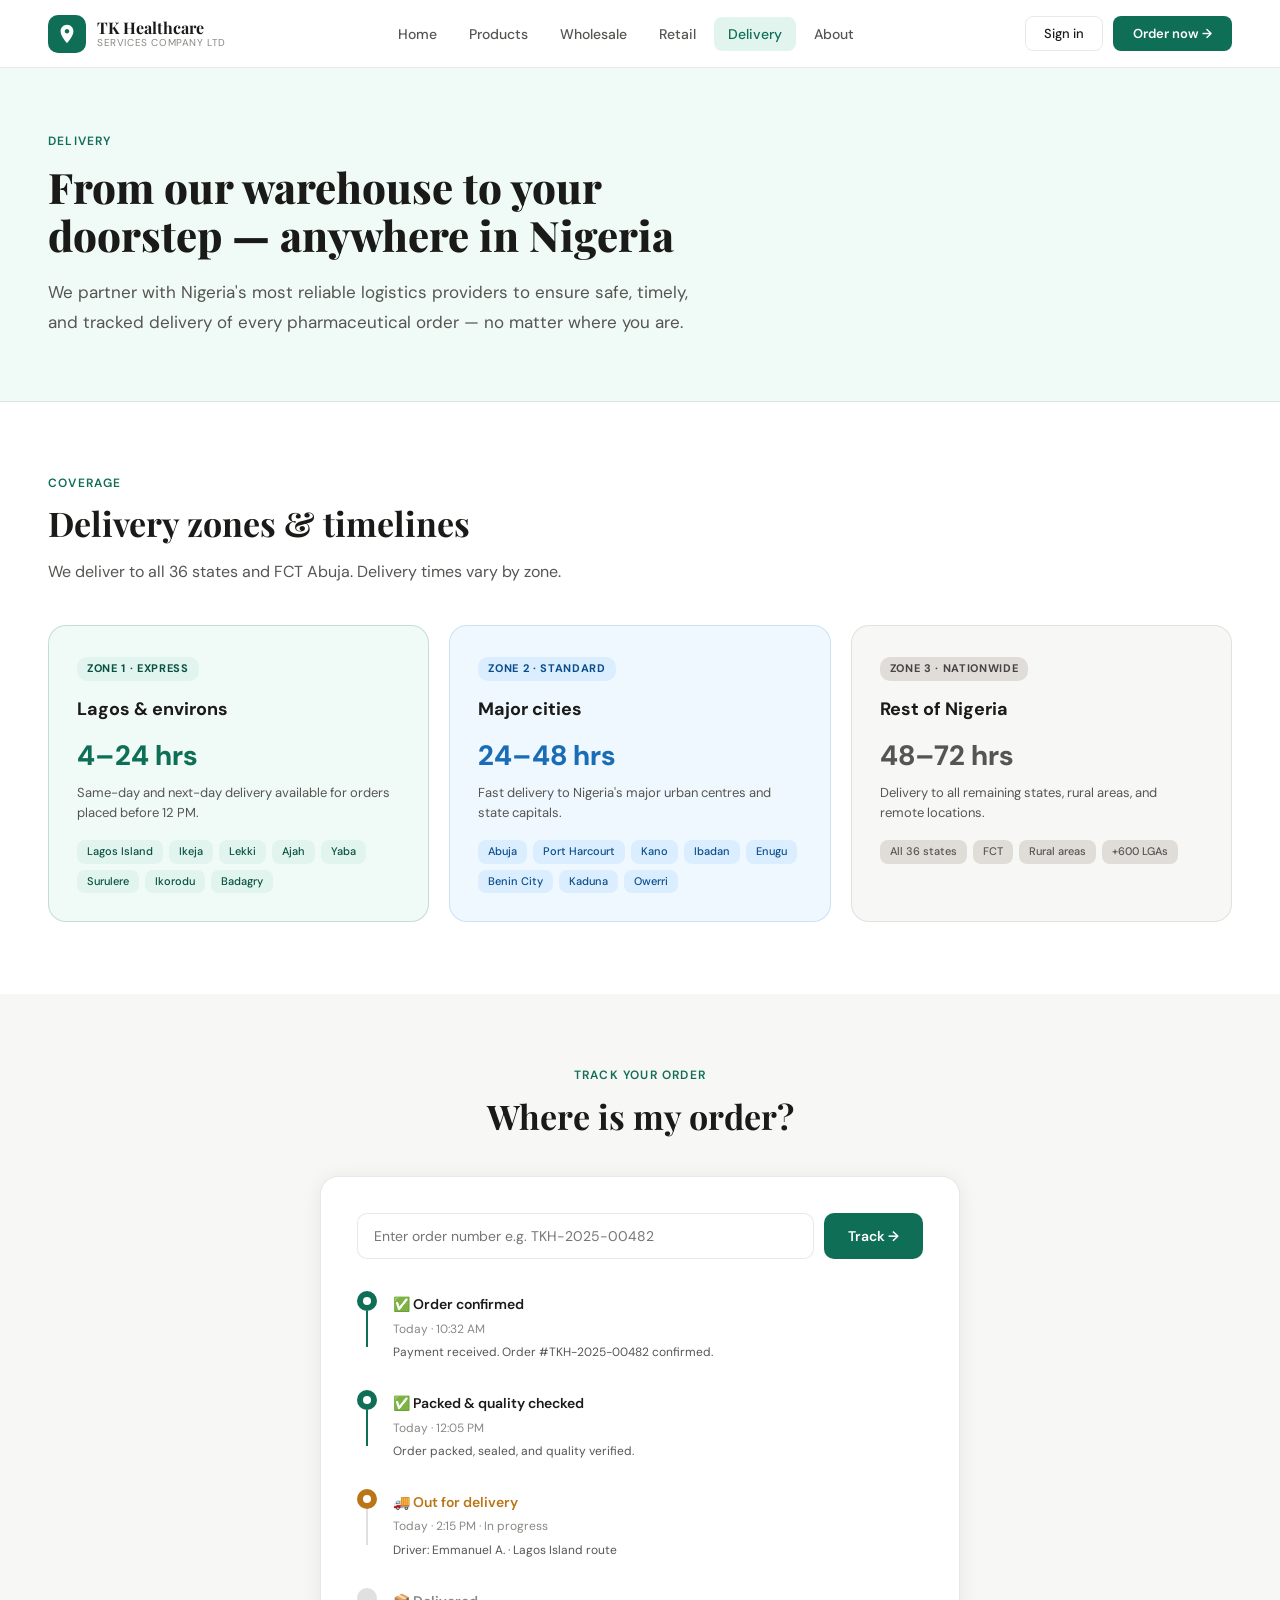
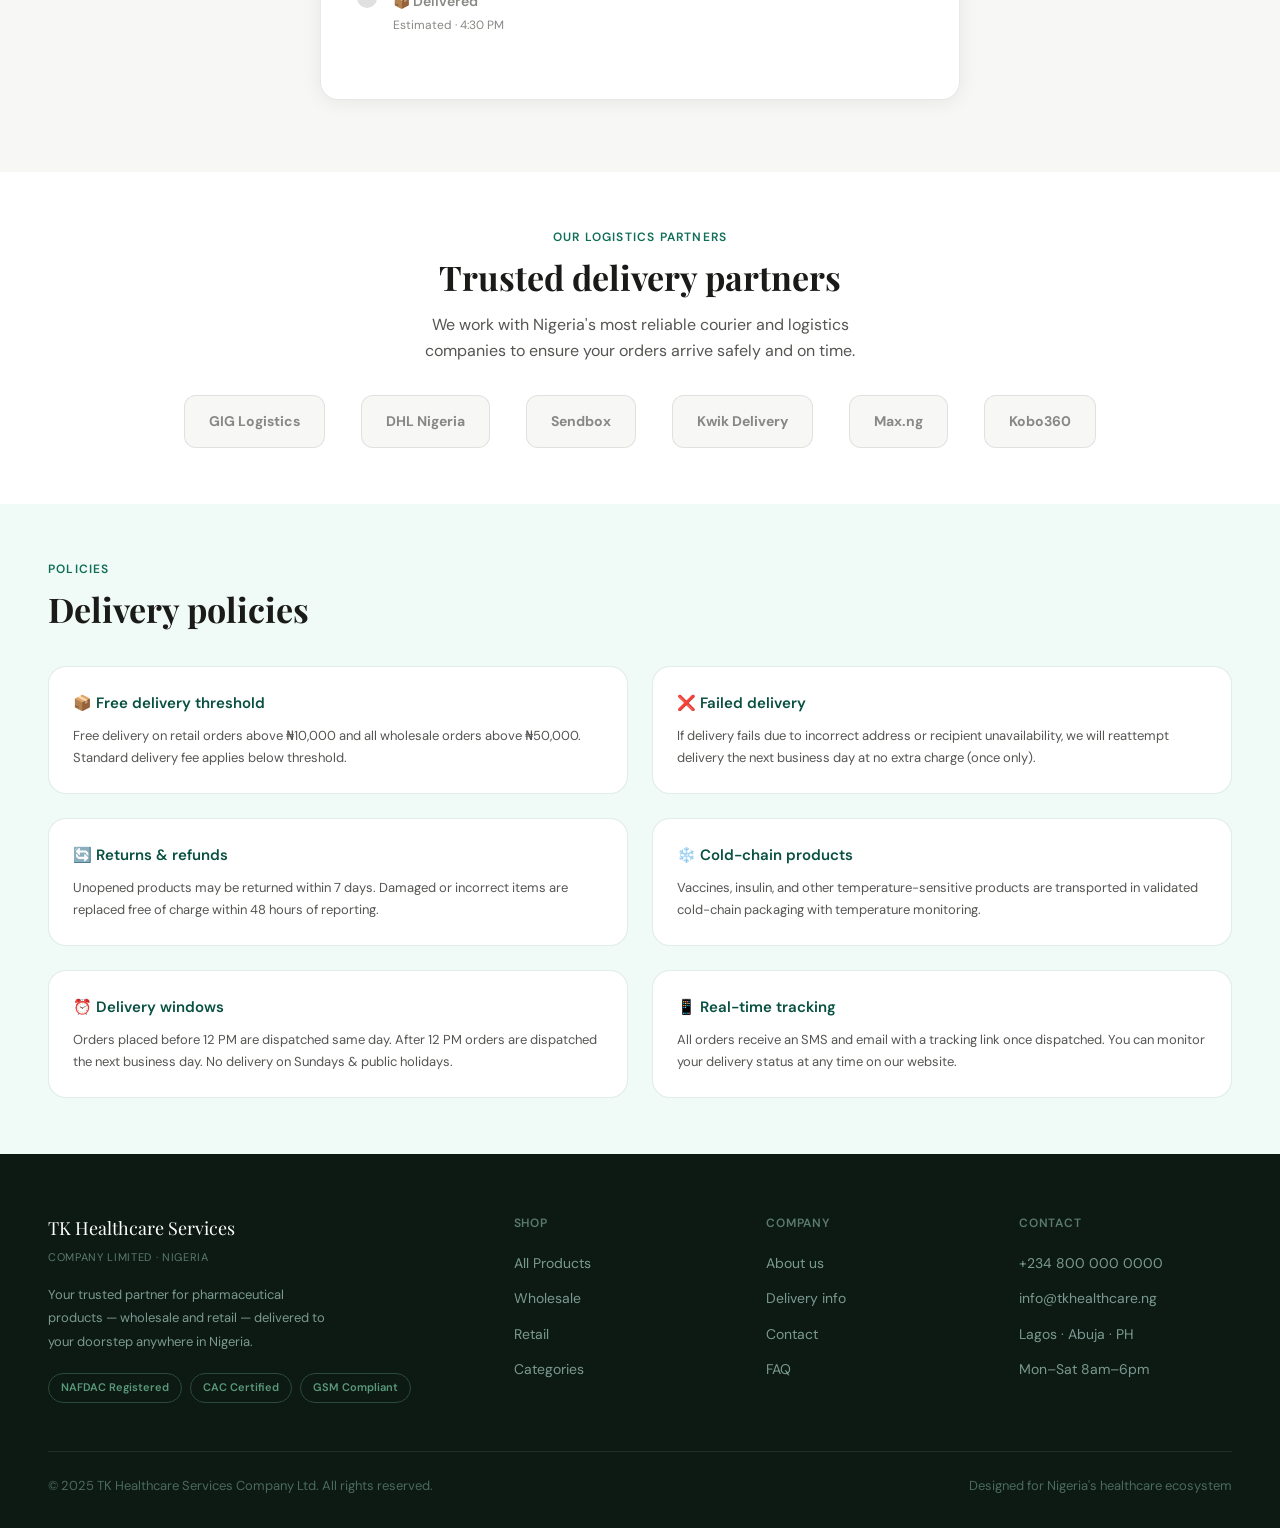
<file: pages/delivery.html>
<!DOCTYPE html>
<html lang="en">
<head>
  <meta charset="UTF-8">
  <meta name="viewport" content="width=device-width, initial-scale=1.0">
  <title>Delivery — TK Healthcare Services</title>
  <meta name="description" content="Doorstep pharmaceutical delivery across all 36 states in Nigeria. Track your order in real time.">
  <link rel="stylesheet" href="../css/style.css">
  <style>
    .dlv-hero { background:var(--green-pale); border-bottom:0.5px solid rgba(15,110,86,.12); padding:64px 48px; }
    .dlv-hero-inner { max-width:640px; }
    .dlv-hero h1 { font-family:'Playfair Display',serif; font-size:42px; font-weight:800; margin:12px 0 18px; line-height:1.15; }
    .dlv-hero p { font-size:17px; color:var(--text-2); line-height:1.75; }

    /* ZONES */
    .zones-section { padding:72px 48px; }
    .zones-grid { display:grid; grid-template-columns:repeat(3,1fr); gap:20px; margin-top:40px; }
    .zone-card { border-radius:var(--radius-lg); padding:28px; border:0.5px solid var(--border); }
    .zone-card.zone-1 { background:var(--green-pale); border-color:rgba(15,110,86,.2); }
    .zone-card.zone-2 { background:#f0f8ff; border-color:rgba(0,100,180,.15); }
    .zone-card.zone-3 { background:var(--gray); }
    .zone-badge { display:inline-block; font-size:11px; font-weight:700; padding:3px 10px; border-radius:10px; margin-bottom:14px; text-transform:uppercase; letter-spacing:.06em; }
    .zone-1 .zone-badge { background:var(--green-light); color:var(--green-dark); }
    .zone-2 .zone-badge { background:#dbeeff; color:#0a4d8a; }
    .zone-3 .zone-badge { background:#e0ddd8; color:#444; }
    .zone-card h3 { font-size:18px; font-weight:700; margin-bottom:6px; }
    .zone-time { font-size:28px; font-weight:800; margin:10px 0 4px; }
    .zone-1 .zone-time { color:var(--green); }
    .zone-2 .zone-time { color:#1a6db5; }
    .zone-3 .zone-time { color:var(--text-2); }
    .zone-desc { font-size:13px; color:var(--text-2); margin-bottom:16px; line-height:1.6; }
    .zone-cities { display:flex; flex-wrap:wrap; gap:6px; }
    .city-tag { font-size:11px; font-weight:500; padding:3px 10px; border-radius:8px; }
    .zone-1 .city-tag { background:var(--green-light); color:var(--green-dark); }
    .zone-2 .city-tag { background:#dbeeff; color:#0a4d8a; }
    .zone-3 .city-tag { background:#e0ddd8; color:#555; }

    /* TRACKING */
    .tracking-section { background:var(--gray); padding:72px 48px; }
    .track-demo { background:white; border-radius:var(--radius-lg); padding:36px; border:0.5px solid var(--border); max-width:640px; margin:40px auto 0; box-shadow:var(--shadow); }
    .track-input-row { display:flex; gap:10px; margin-bottom:32px; }
    .track-input { flex:1; padding:13px 16px; border:0.5px solid var(--border); border-radius:10px; font-size:14px; font-family:'DM Sans',sans-serif; outline:none; transition:border-color .2s; }
    .track-input:focus { border-color:var(--green); }
    .track-btn { padding:13px 24px; background:var(--green); color:white; border:none; border-radius:10px; font-size:14px; font-weight:600; font-family:'DM Sans',sans-serif; cursor:pointer; }
    .track-timeline { display:flex; flex-direction:column; gap:0; }
    .track-step { display:flex; gap:16px; align-items:flex-start; }
    .track-step-left { display:flex; flex-direction:column; align-items:center; gap:0; }
    .track-dot-outer { width:20px; height:20px; border-radius:50%; display:flex; align-items:center; justify-content:center; flex-shrink:0; }
    .track-dot-outer.done { background:var(--green); }
    .track-dot-outer.active { background:var(--amber); }
    .track-dot-outer.pending { background:#e0e0e0; }
    .track-dot-inner { width:8px; height:8px; border-radius:50%; background:white; }
    .track-dot-outer.active .track-dot-inner { animation:activePulse 1.5s infinite; }
    @keyframes activePulse { 0%,100%{opacity:1}50%{opacity:.4} }
    .track-line { width:2px; flex:1; min-height:36px; }
    .track-line.done { background:var(--green); }
    .track-line.pending { background:#e0e0e0; }
    .track-info { padding:2px 0 28px; }
    .track-step-name { font-size:14px; font-weight:600; margin-bottom:4px; }
    .track-step-time { font-size:12px; color:var(--text-3); }
    .track-step-detail { font-size:12px; color:var(--text-2); margin-top:4px; }

    /* PARTNERS */
    .partners-section { padding:56px 48px; text-align:center; }
    .partner-logos { display:flex; justify-content:center; align-items:center; gap:36px; flex-wrap:wrap; margin-top:32px; }
    .partner-logo { font-size:14px; font-weight:700; color:var(--text-3); padding:14px 24px; border:0.5px solid var(--border); border-radius:var(--radius); background:var(--gray); }

    /* POLICIES */
    .policy-section { background:var(--green-pale); padding:56px 48px; }
    .policy-grid { display:grid; grid-template-columns:repeat(2,1fr); gap:24px; margin-top:36px; }
    .policy-card { background:white; border-radius:var(--radius-lg); padding:24px; border:0.5px solid rgba(15,110,86,.12); }
    .policy-card h4 { font-size:15px; font-weight:600; margin-bottom:10px; color:var(--green-dark); }
    .policy-card p { font-size:13px; color:var(--text-2); line-height:1.7; }

    @media(max-width:900px){
      .dlv-hero { padding:48px 20px; }
      .zones-section { padding:48px 20px; }
      .zones-grid { grid-template-columns:1fr; }
      .tracking-section { padding:48px 20px; }
      .policy-section { padding:48px 20px; }
      .policy-grid { grid-template-columns:1fr; }
    }
  </style>
</head>
<body>

<div id="navbar" data-page="delivery"></div>

<!-- HERO -->
<section class="dlv-hero">
  <div class="dlv-hero-inner">
    <div class="section-label">Delivery</div>
    <h1>From our warehouse to your doorstep — anywhere in Nigeria</h1>
    <p>We partner with Nigeria's most reliable logistics providers to ensure safe, timely, and tracked delivery of every pharmaceutical order — no matter where you are.</p>
  </div>
</section>

<!-- DELIVERY ZONES -->
<section class="zones-section">
  <div class="section-label">Coverage</div>
  <h2 class="section-title">Delivery zones & timelines</h2>
  <p class="section-sub">We deliver to all 36 states and FCT Abuja. Delivery times vary by zone.</p>
  <div class="zones-grid">
    <div class="zone-card zone-1">
      <div class="zone-badge">Zone 1 · Express</div>
      <h3>Lagos & environs</h3>
      <div class="zone-time">4–24 hrs</div>
      <p class="zone-desc">Same-day and next-day delivery available for orders placed before 12 PM.</p>
      <div class="zone-cities">
        <span class="city-tag">Lagos Island</span>
        <span class="city-tag">Ikeja</span>
        <span class="city-tag">Lekki</span>
        <span class="city-tag">Ajah</span>
        <span class="city-tag">Yaba</span>
        <span class="city-tag">Surulere</span>
        <span class="city-tag">Ikorodu</span>
        <span class="city-tag">Badagry</span>
      </div>
    </div>
    <div class="zone-card zone-2">
      <div class="zone-badge">Zone 2 · Standard</div>
      <h3>Major cities</h3>
      <div class="zone-time">24–48 hrs</div>
      <p class="zone-desc">Fast delivery to Nigeria's major urban centres and state capitals.</p>
      <div class="zone-cities">
        <span class="city-tag">Abuja</span>
        <span class="city-tag">Port Harcourt</span>
        <span class="city-tag">Kano</span>
        <span class="city-tag">Ibadan</span>
        <span class="city-tag">Enugu</span>
        <span class="city-tag">Benin City</span>
        <span class="city-tag">Kaduna</span>
        <span class="city-tag">Owerri</span>
      </div>
    </div>
    <div class="zone-card zone-3">
      <div class="zone-badge">Zone 3 · Nationwide</div>
      <h3>Rest of Nigeria</h3>
      <div class="zone-time">48–72 hrs</div>
      <p class="zone-desc">Delivery to all remaining states, rural areas, and remote locations.</p>
      <div class="zone-cities">
        <span class="city-tag">All 36 states</span>
        <span class="city-tag">FCT</span>
        <span class="city-tag">Rural areas</span>
        <span class="city-tag">+600 LGAs</span>
      </div>
    </div>
  </div>
</section>

<!-- TRACK ORDER -->
<section class="tracking-section">
  <div class="section-label text-center">Track your order</div>
  <h2 class="section-title text-center">Where is my order?</h2>
  <div class="track-demo">
    <div class="track-input-row">
      <input class="track-input" type="text" placeholder="Enter order number e.g. TKH-2025-00482" id="order-num">
      <button class="track-btn" onclick="showTracking()">Track →</button>
    </div>
    <div class="track-timeline" id="track-timeline">
      <div class="track-step">
        <div class="track-step-left"><div class="track-dot-outer done"><div class="track-dot-inner"></div></div><div class="track-line done"></div></div>
        <div class="track-info"><div class="track-step-name">✅ Order confirmed</div><div class="track-step-time">Today · 10:32 AM</div><div class="track-step-detail">Payment received. Order #TKH-2025-00482 confirmed.</div></div>
      </div>
      <div class="track-step">
        <div class="track-step-left"><div class="track-dot-outer done"><div class="track-dot-inner"></div></div><div class="track-line done"></div></div>
        <div class="track-info"><div class="track-step-name">✅ Packed & quality checked</div><div class="track-step-time">Today · 12:05 PM</div><div class="track-step-detail">Order packed, sealed, and quality verified.</div></div>
      </div>
      <div class="track-step">
        <div class="track-step-left"><div class="track-dot-outer active"><div class="track-dot-inner"></div></div><div class="track-line pending"></div></div>
        <div class="track-info"><div class="track-step-name" style="color:var(--amber);">🚚 Out for delivery</div><div class="track-step-time">Today · 2:15 PM · In progress</div><div class="track-step-detail">Driver: Emmanuel A. · Lagos Island route</div></div>
      </div>
      <div class="track-step">
        <div class="track-step-left"><div class="track-dot-outer pending"><div class="track-dot-inner" style="background:#e0e0e0"></div></div></div>
        <div class="track-info"><div class="track-step-name" style="color:var(--text-3);">📦 Delivered</div><div class="track-step-time">Estimated · 4:30 PM</div></div>
      </div>
    </div>
  </div>
</section>

<!-- DELIVERY PARTNERS -->
<section class="partners-section">
  <div class="section-label">Our logistics partners</div>
  <h2 class="section-title">Trusted delivery partners</h2>
  <p style="color:var(--text-2);max-width:500px;margin:0 auto;">We work with Nigeria's most reliable courier and logistics companies to ensure your orders arrive safely and on time.</p>
  <div class="partner-logos">
    <div class="partner-logo">GIG Logistics</div>
    <div class="partner-logo">DHL Nigeria</div>
    <div class="partner-logo">Sendbox</div>
    <div class="partner-logo">Kwik Delivery</div>
    <div class="partner-logo">Max.ng</div>
    <div class="partner-logo">Kobo360</div>
  </div>
</section>

<!-- POLICIES -->
<section class="policy-section">
  <div class="section-label">Policies</div>
  <h2 class="section-title">Delivery policies</h2>
  <div class="policy-grid">
    <div class="policy-card"><h4>📦 Free delivery threshold</h4><p>Free delivery on retail orders above ₦10,000 and all wholesale orders above ₦50,000. Standard delivery fee applies below threshold.</p></div>
    <div class="policy-card"><h4>❌ Failed delivery</h4><p>If delivery fails due to incorrect address or recipient unavailability, we will reattempt delivery the next business day at no extra charge (once only).</p></div>
    <div class="policy-card"><h4>🔄 Returns & refunds</h4><p>Unopened products may be returned within 7 days. Damaged or incorrect items are replaced free of charge within 48 hours of reporting.</p></div>
    <div class="policy-card"><h4>❄️ Cold-chain products</h4><p>Vaccines, insulin, and other temperature-sensitive products are transported in validated cold-chain packaging with temperature monitoring.</p></div>
    <div class="policy-card"><h4>⏰ Delivery windows</h4><p>Orders placed before 12 PM are dispatched same day. After 12 PM orders are dispatched the next business day. No delivery on Sundays & public holidays.</p></div>
    <div class="policy-card"><h4>📱 Real-time tracking</h4><p>All orders receive an SMS and email with a tracking link once dispatched. You can monitor your delivery status at any time on our website.</p></div>
  </div>
</section>

<div id="footer"></div>

<script src="../js/components.js"></script>
<script src="../js/products.js"></script>
<script>
  function showTracking() {
    const num = document.getElementById('order-num').value || 'TKH-2025-00482';
    showToast(`Tracking order ${num}…`);
  }
  updateCartBadge();
</script>
</body>
</html>
</file>
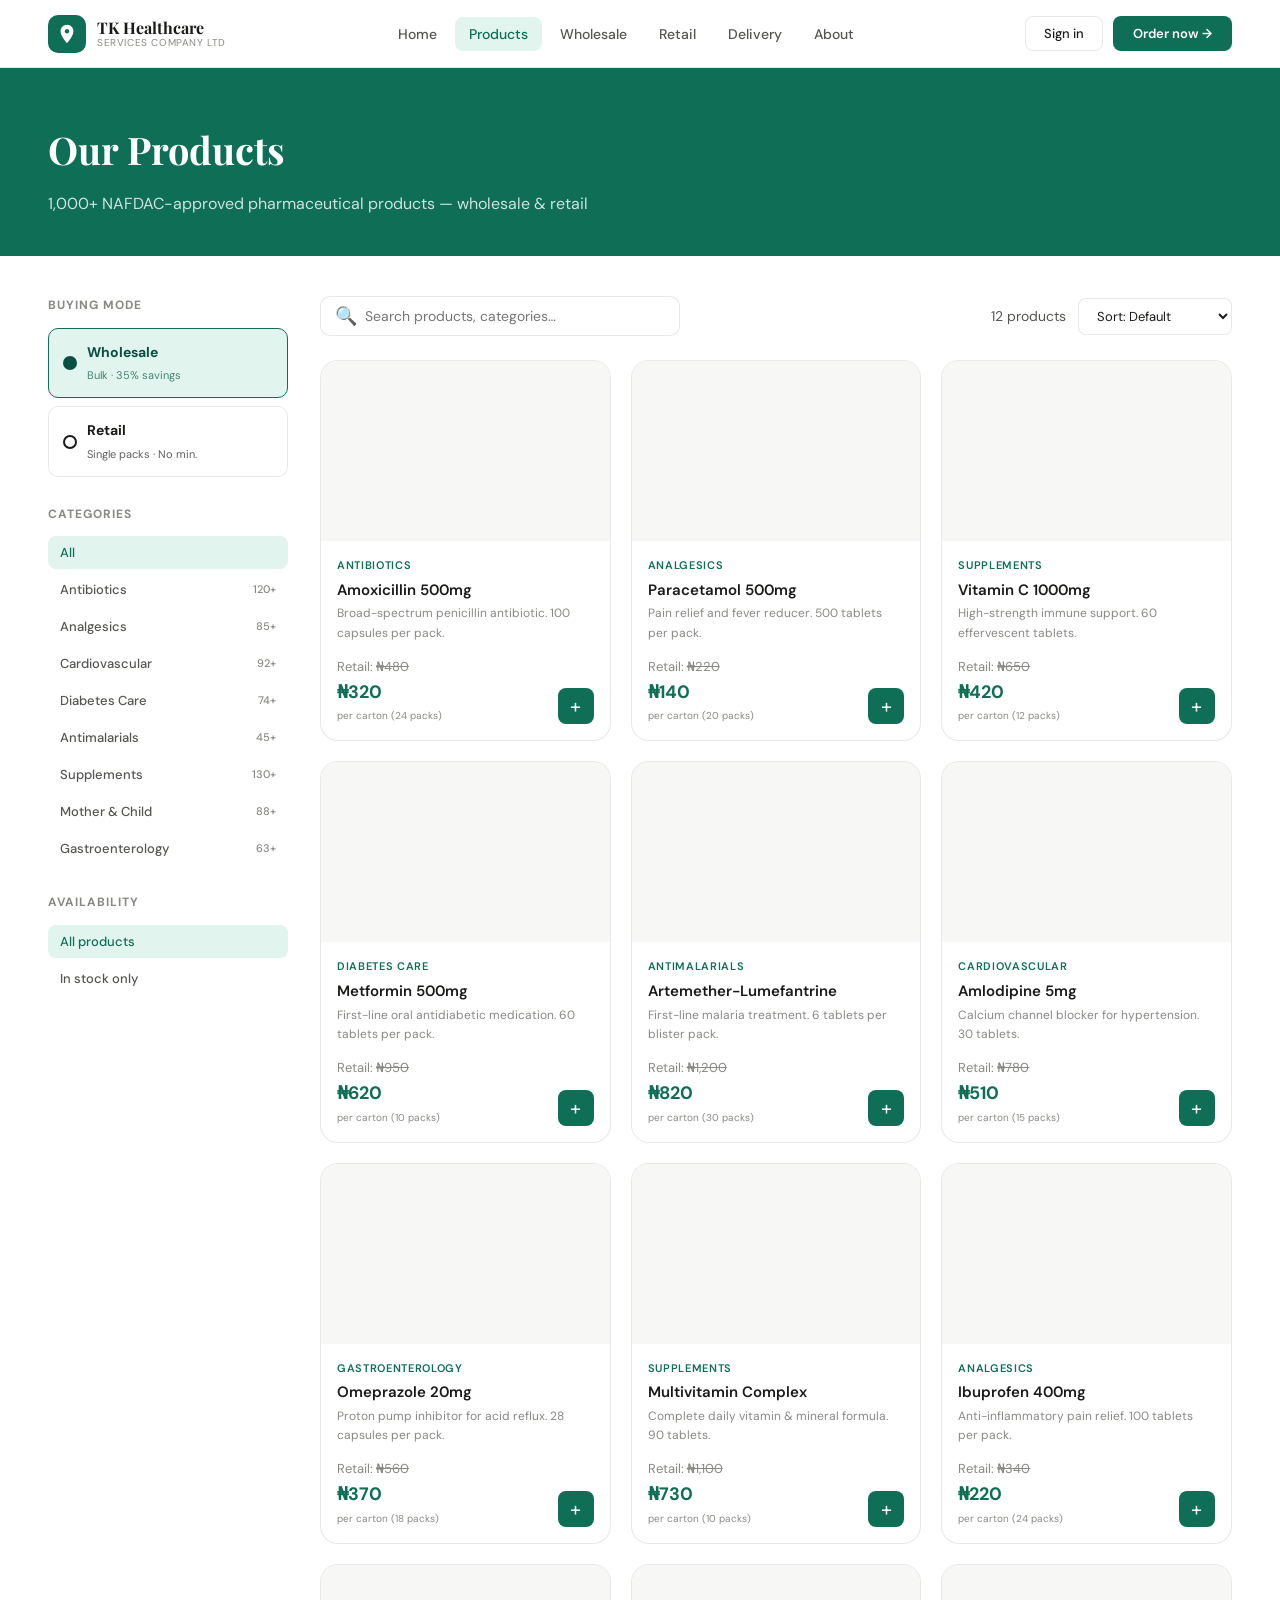
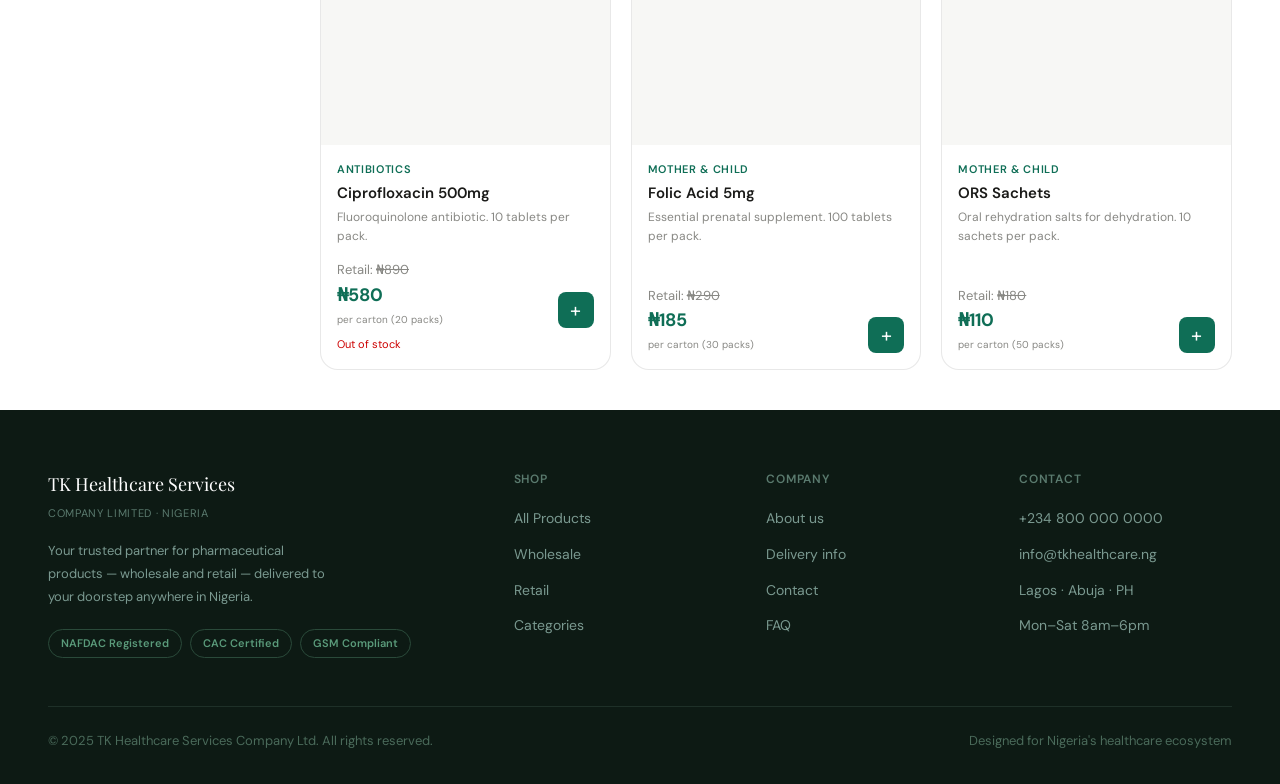
<file: pages/products.html>
<!DOCTYPE html>
<html lang="en">
<head>
  <meta charset="UTF-8">
  <meta name="viewport" content="width=device-width, initial-scale=1.0">
  <title>Products — TK Healthcare Services</title>
  <meta name="description" content="Browse 1,000+ NAFDAC-approved pharmaceutical products. Shop wholesale or retail with doorstep delivery across Nigeria.">
  <link rel="stylesheet" href="../css/style.css">
  <style>
    .page-header { background: var(--green); padding: 52px 48px 40px; }
    .page-header h1 { font-family:'Playfair Display',serif; font-size:38px; color:white; margin-bottom:10px; }
    .page-header p { color:rgba(255,255,255,.8); font-size:16px; }

    .products-layout { display:grid; grid-template-columns:240px 1fr; gap:32px; padding:40px 48px; }

    /* SIDEBAR */
    .sidebar { position:sticky; top:90px; align-self:start; }
    .sidebar-section { margin-bottom:28px; }
    .sidebar-title { font-size:12px; font-weight:700; text-transform:uppercase; letter-spacing:.08em; color:var(--text-3); margin-bottom:12px; }
    .sidebar-mode { display:flex; flex-direction:column; gap:8px; }
    .mode-radio {
      display:flex; align-items:center; gap:10px; padding:12px 14px;
      border-radius:10px; border:1.5px solid var(--border); cursor:pointer;
      transition:all .2s; font-size:14px; font-weight:500;
    }
    .mode-radio.selected-w { border-color:var(--green); background:var(--green-light); color:var(--green-dark); }
    .mode-radio.selected-r { border-color:var(--amber); background:var(--amber-light); color:#633806; }
    .mode-dot { width:14px; height:14px; border-radius:50%; border:2px solid currentColor; flex-shrink:0; }
    .mode-radio.selected-w .mode-dot, .mode-radio.selected-r .mode-dot { background:currentColor; }

    .filter-cats { display:flex; flex-direction:column; gap:4px; }
    .filter-cat {
      padding:8px 12px; border-radius:8px; font-size:13px; font-weight:500;
      color:var(--text-2); cursor:pointer; transition:all .2s; border:none; background:transparent; text-align:left;
    }
    .filter-cat:hover, .filter-cat.active { background:var(--green-light); color:var(--green); }
    .filter-cat span { font-size:11px; color:var(--text-3); float:right; margin-top:1px; }

    /* TOOLBAR */
    .toolbar { display:flex; justify-content:space-between; align-items:center; margin-bottom:24px; flex-wrap:wrap; gap:12px; }
    .search-box {
      display:flex; align-items:center; gap:8px;
      border:0.5px solid var(--border); border-radius:10px;
      padding:0 14px; background:white; flex:1; max-width:360px;
    }
    .search-box input { border:none; outline:none; font-size:14px; padding:10px 0; width:100%; font-family:'DM Sans',sans-serif; background:transparent; }
    .search-icon { font-size:18px; color:var(--text-3); }
    .results-count { font-size:14px; color:var(--text-2); }
    .sort-select {
      border:0.5px solid var(--border); border-radius:8px; padding:8px 14px;
      font-size:13px; font-family:'DM Sans',sans-serif; color:var(--text); background:white; cursor:pointer;
    }

    /* GRID */
    .products-grid { display:grid; grid-template-columns:repeat(3,1fr); gap:20px; }
    .empty-state { grid-column:1/-1; text-align:center; padding:60px; color:var(--text-3); }
    .empty-state h3 { font-size:20px; margin-bottom:8px; }

    @media(max-width:900px){
      .products-layout{ grid-template-columns:1fr; padding:24px 20px; }
      .sidebar{ position:static; }
      .products-grid{ grid-template-columns:1fr 1fr; }
    }
    @media(max-width:600px){ .products-grid{ grid-template-columns:1fr; } }
  </style>
</head>
<body>

<div id="navbar" data-page="products"></div>

<div class="page-header">
  <h1>Our Products</h1>
  <p>1,000+ NAFDAC-approved pharmaceutical products — wholesale & retail</p>
</div>

<div class="products-layout">
  <!-- SIDEBAR -->
  <aside class="sidebar">
    <div class="sidebar-section">
      <div class="sidebar-title">Buying mode</div>
      <div class="sidebar-mode">
        <div class="mode-radio selected-w" id="radio-w" onclick="setMode('wholesale')">
          <div class="mode-dot"></div>
          <div><strong>Wholesale</strong><br><span style="font-size:11px;font-weight:400;color:inherit;opacity:.7">Bulk · 35% savings</span></div>
        </div>
        <div class="mode-radio" id="radio-r" onclick="setMode('retail')">
          <div class="mode-dot"></div>
          <div><strong>Retail</strong><br><span style="font-size:11px;font-weight:400;color:inherit;opacity:.7">Single packs · No min.</span></div>
        </div>
      </div>
    </div>
    <div class="sidebar-section">
      <div class="sidebar-title">Categories</div>
      <div class="filter-cats" id="filter-cats"></div>
    </div>
    <div class="sidebar-section">
      <div class="sidebar-title">Availability</div>
      <div class="filter-cats">
        <button class="filter-cat active" onclick="setStock('all',this)">All products</button>
        <button class="filter-cat" onclick="setStock('in',this)">In stock only</button>
      </div>
    </div>
  </aside>

  <!-- MAIN -->
  <main>
    <div class="toolbar">
      <div class="search-box">
        <span class="search-icon">🔍</span>
        <input type="text" id="search" placeholder="Search products, categories…" oninput="renderProducts()">
      </div>
      <div style="display:flex;align-items:center;gap:12px;">
        <span class="results-count" id="results-count"></span>
        <select class="sort-select" id="sort" onchange="renderProducts()">
          <option value="default">Sort: Default</option>
          <option value="price-asc">Price: Low to high</option>
          <option value="price-desc">Price: High to low</option>
          <option value="name">Name A–Z</option>
        </select>
      </div>
    </div>
    <div class="products-grid" id="products-grid"></div>
  </main>
</div>

<div id="footer"></div>

<script src="../js/components.js"></script>
<script src="../js/products.js"></script>
<script>
  let currentMode = 'wholesale';
  let currentCat = 'All';
  let currentStock = 'all';

  // Read URL param
  const urlCat = new URLSearchParams(window.location.search).get('cat');
  if (urlCat) currentCat = urlCat;

  function setMode(m) {
    currentMode = m;
    document.getElementById('radio-w').className = 'mode-radio' + (m==='wholesale'?' selected-w':'');
    document.getElementById('radio-r').className = 'mode-radio' + (m==='retail'?' selected-r':'');
    renderProducts();
  }

  function setStock(s, el) {
    currentStock = s;
    document.querySelectorAll('.sidebar-section:last-child .filter-cat').forEach(b => b.classList.remove('active'));
    el.classList.add('active');
    renderProducts();
  }

  // Build category filters
  const cats = ['All', ...CATEGORIES.map(c => c.name)];
  document.getElementById('filter-cats').innerHTML = cats.map(c => `
    <button class="filter-cat ${c===currentCat?'active':''}" onclick="setCat('${c}',this)">${c}${c!=='All'?`<span>${CATEGORIES.find(x=>x.name===c)?.count||''}+</span>`:''}</button>
  `).join('');

  function setCat(cat, el) {
    currentCat = cat;
    document.querySelectorAll('#filter-cats .filter-cat').forEach(b => b.classList.remove('active'));
    el.classList.add('active');
    renderProducts();
  }

  function renderProducts() {
    const query = document.getElementById('search').value.toLowerCase();
    const sort = document.getElementById('sort').value;

    let list = PRODUCTS.filter(p => {
      const matchCat = currentCat === 'All' || p.category === currentCat;
      const matchSearch = !query || p.name.toLowerCase().includes(query) || p.category.toLowerCase().includes(query);
      const matchStock = currentStock === 'all' || p.inStock;
      return matchCat && matchSearch && matchStock;
    });

    if (sort === 'price-asc') list.sort((a,b) => (currentMode==='wholesale'?a.wholesalePrice-b.wholesalePrice:a.retailPrice-b.retailPrice));
    if (sort === 'price-desc') list.sort((a,b) => (currentMode==='wholesale'?b.wholesalePrice-a.wholesalePrice:b.retailPrice-a.retailPrice));
    if (sort === 'name') list.sort((a,b) => a.name.localeCompare(b.name));

    document.getElementById('results-count').textContent = `${list.length} product${list.length!==1?'s':''}`;
    document.getElementById('products-grid').innerHTML = list.length
      ? list.map(p => productCardHTML(p, currentMode)).join('')
      : `<div class="empty-state"><h3>No products found</h3><p>Try a different search or category.</p></div>`;
  }

  renderProducts();
  updateCartBadge();
</script>
</body>
</html>
</file>
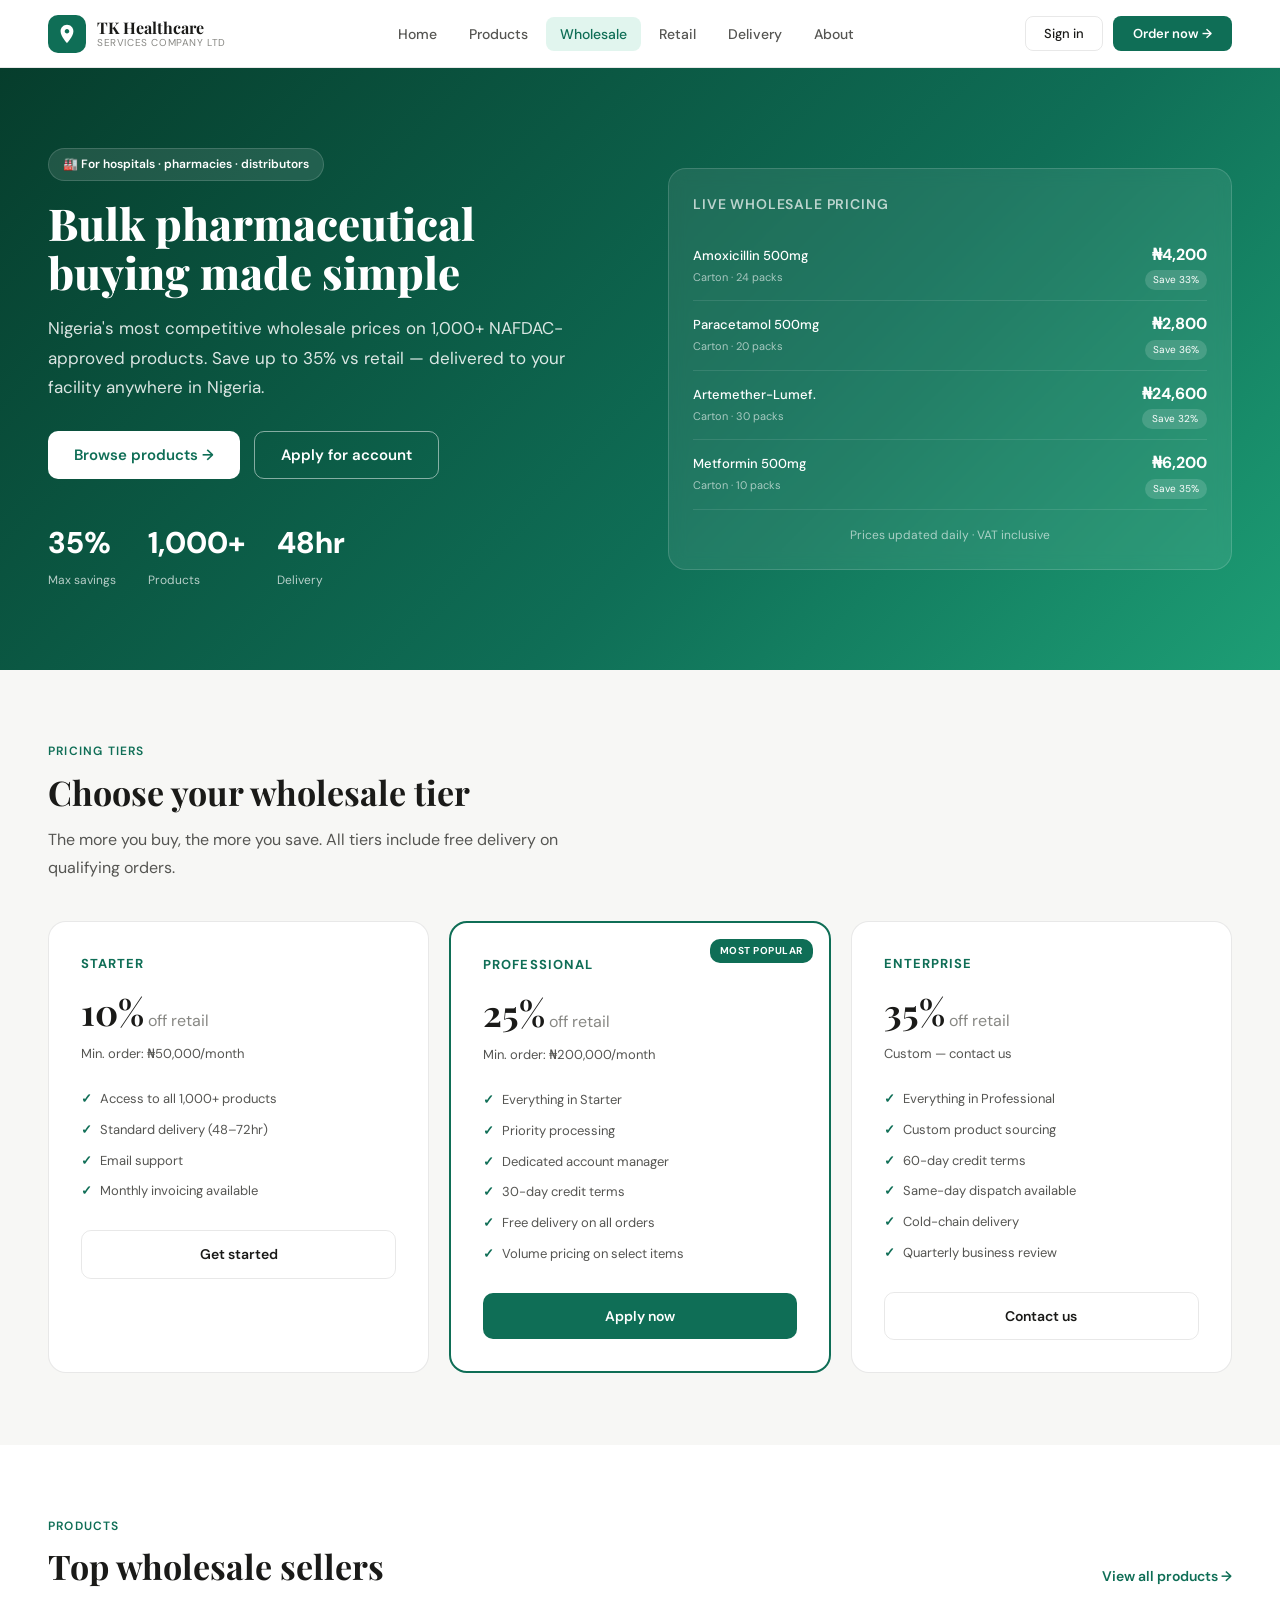
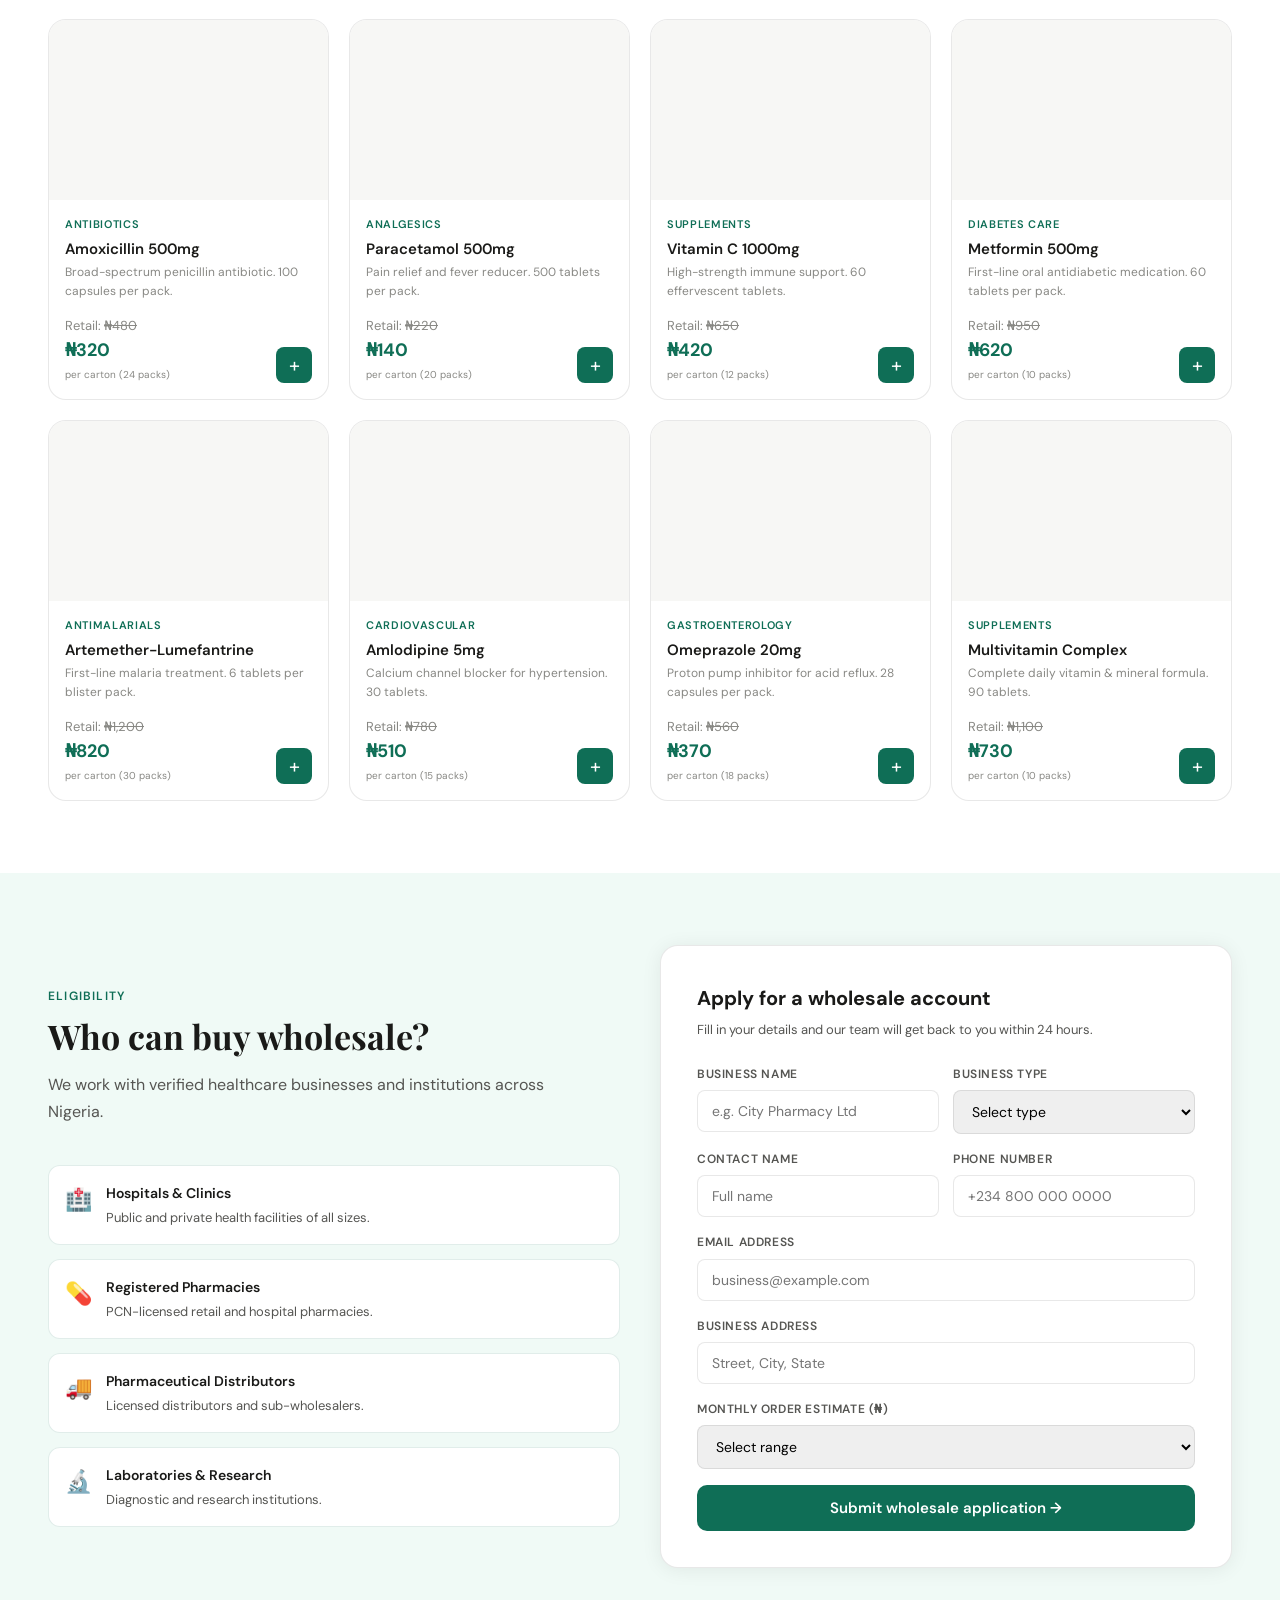
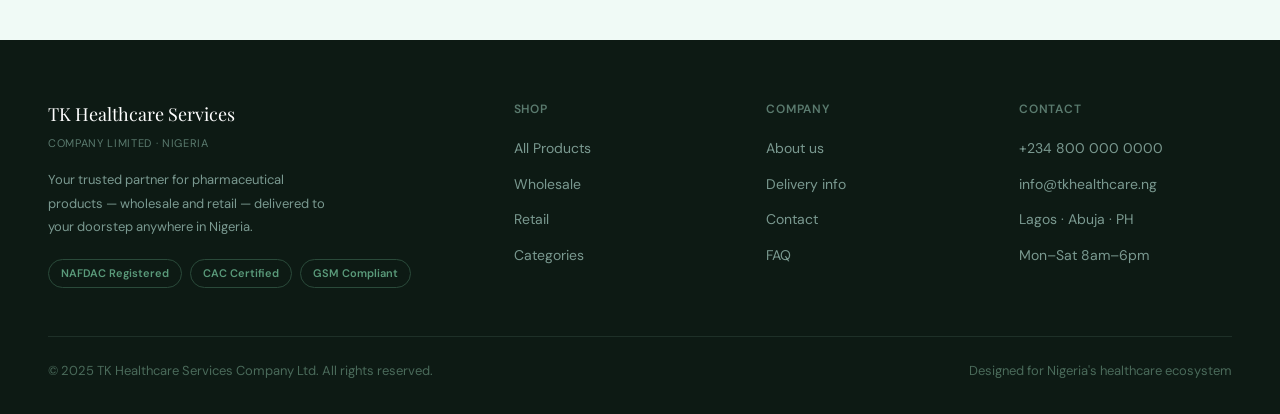
<file: pages/wholesale.html>
<!DOCTYPE html>
<html lang="en">
<head>
  <meta charset="UTF-8">
  <meta name="viewport" content="width=device-width, initial-scale=1.0">
  <title>Wholesale — TK Healthcare Services</title>
  <meta name="description" content="Buy pharmaceutical products in bulk at Nigeria's most competitive wholesale prices. For hospitals, pharmacies, and distributors.">
  <link rel="stylesheet" href="../css/style.css">
  <style>
    .ws-hero { background:linear-gradient(135deg,#063d2c 0%,#0F6E56 60%,#1D9E75 100%); padding:80px 48px; color:white; }
    .ws-hero-inner { display:grid; grid-template-columns:1fr 1fr; gap:56px; align-items:center; max-width:1200px; margin:0 auto; }
    .ws-hero h1 { font-family:'Playfair Display',serif; font-size:44px; font-weight:800; margin-bottom:18px; line-height:1.1; }
    .ws-hero p { font-size:17px; opacity:.85; line-height:1.75; margin-bottom:28px; }
    .ws-hero-actions { display:flex; gap:14px; flex-wrap:wrap; }
    .btn-white { padding:13px 26px; border-radius:10px; background:white; color:var(--green); font-size:15px; font-weight:600; border:none; cursor:pointer; transition:opacity .2s; }
    .btn-white:hover { opacity:.9; }
    .btn-white-outline { padding:13px 26px; border-radius:10px; background:transparent; color:white; font-size:15px; font-weight:600; border:1.5px solid rgba(255,255,255,.5); cursor:pointer; transition:all .2s; }
    .btn-white-outline:hover { background:rgba(255,255,255,.1); }

    .ws-stats { display:flex; gap:32px; margin-top:40px; flex-wrap:wrap; }
    .ws-stat { text-align:left; }
    .ws-stat-num { font-size:30px; font-weight:800; }
    .ws-stat-label { font-size:12px; opacity:.7; margin-top:4px; }

    .ws-card-preview { background:rgba(255,255,255,.08); border:1px solid rgba(255,255,255,.15); border-radius:var(--radius-lg); padding:24px; backdrop-filter:blur(8px); }
    .ws-card-preview h4 { font-size:14px; font-weight:600; opacity:.7; margin-bottom:16px; text-transform:uppercase; letter-spacing:.06em; }
    .ws-price-row { display:flex; justify-content:space-between; align-items:center; padding:10px 0; border-bottom:1px solid rgba(255,255,255,.1); }
    .ws-price-row:last-child { border-bottom:none; }
    .ws-prod-name { font-size:13px; font-weight:500; }
    .ws-prod-unit { font-size:11px; opacity:.6; margin-top:2px; }
    .ws-price-tag { font-size:16px; font-weight:700; }
    .ws-saving { font-size:10px; background:rgba(255,255,255,.15); padding:2px 8px; border-radius:10px; margin-top:3px; text-align:center; }

    /* TIERS */
    .tiers-section { padding:72px 48px; background:var(--gray); }
    .tier-grid { display:grid; grid-template-columns:repeat(3,1fr); gap:20px; margin-top:40px; }
    .tier-card { background:white; border-radius:var(--radius-lg); padding:32px; border:0.5px solid var(--border); position:relative; overflow:hidden; }
    .tier-card.featured { border:2px solid var(--green); }
    .tier-badge { position:absolute; top:16px; right:16px; background:var(--green); color:white; font-size:10px; font-weight:700; padding:4px 10px; border-radius:10px; text-transform:uppercase; letter-spacing:.05em; }
    .tier-name { font-size:13px; font-weight:700; text-transform:uppercase; letter-spacing:.08em; color:var(--green); margin-bottom:8px; }
    .tier-price { font-family:'Playfair Display',serif; font-size:36px; font-weight:700; color:var(--text); margin-bottom:4px; }
    .tier-price span { font-size:16px; font-weight:400; color:var(--text-3); font-family:'DM Sans',sans-serif; }
    .tier-desc { font-size:13px; color:var(--text-2); margin-bottom:24px; }
    .tier-features { list-style:none; display:flex; flex-direction:column; gap:10px; }
    .tier-features li { font-size:13px; color:var(--text-2); display:flex; gap:8px; }
    .tier-features li::before { content:'✓'; color:var(--green); font-weight:700; flex-shrink:0; }
    .tier-cta { display:block; margin-top:28px; text-align:center; padding:12px; border-radius:10px; font-size:14px; font-weight:600; transition:all .2s; }
    .tier-card:not(.featured) .tier-cta { border:1.5px solid var(--border); color:var(--text); }
    .tier-card:not(.featured) .tier-cta:hover { border-color:var(--green); color:var(--green); background:var(--green-light); }
    .tier-card.featured .tier-cta { background:var(--green); color:white; }
    .tier-card.featured .tier-cta:hover { opacity:.88; }

    /* PRODUCTS SECTION */
    .ws-products { padding:72px 48px; }
    .product-grid-4 { display:grid; grid-template-columns:repeat(4,1fr); gap:20px; }

    /* ELIGIBILITY */
    .eligibility { background:var(--green-pale); padding:72px 48px; }
    .elig-grid { display:grid; grid-template-columns:1fr 1fr; gap:40px; align-items:center; }
    .elig-list { list-style:none; display:flex; flex-direction:column; gap:14px; }
    .elig-item { display:flex; gap:14px; padding:16px; background:white; border-radius:var(--radius); border:0.5px solid rgba(15,110,86,.12); }
    .elig-icon { font-size:22px; flex-shrink:0; }
    .elig-item h4 { font-size:14px; font-weight:600; margin-bottom:4px; }
    .elig-item p { font-size:13px; color:var(--text-2); line-height:1.5; }
    .elig-form { background:white; border-radius:var(--radius-lg); padding:36px; border:0.5px solid var(--border); box-shadow:var(--shadow); }
    .elig-form h3 { font-size:20px; font-weight:700; margin-bottom:6px; }
    .elig-form p { font-size:13px; color:var(--text-2); margin-bottom:24px; }
    .form-group { margin-bottom:16px; }
    .form-group label { display:block; font-size:12px; font-weight:600; color:var(--text-2); margin-bottom:6px; text-transform:uppercase; letter-spacing:.05em; }
    .form-group input, .form-group select, .form-group textarea {
      width:100%; padding:11px 14px; border:0.5px solid var(--border); border-radius:8px;
      font-size:14px; font-family:'DM Sans',sans-serif; outline:none; transition:border-color .2s;
    }
    .form-group input:focus, .form-group select:focus, .form-group textarea:focus { border-color:var(--green); }
    .form-row { display:grid; grid-template-columns:1fr 1fr; gap:14px; }
    .form-submit { width:100%; padding:13px; background:var(--green); color:white; border:none; border-radius:10px; font-size:15px; font-weight:600; cursor:pointer; transition:opacity .2s; font-family:'DM Sans',sans-serif; }
    .form-submit:hover { opacity:.88; }

    @media(max-width:900px){
      .ws-hero { padding:48px 20px; }
      .ws-hero-inner { grid-template-columns:1fr; }
      .tier-grid { grid-template-columns:1fr; }
      .ws-products { padding:48px 20px; }
      .product-grid-4 { grid-template-columns:1fr 1fr; }
      .eligibility { padding:48px 20px; }
      .elig-grid { grid-template-columns:1fr; }
      .tiers-section { padding:48px 20px; }
    }
    @media(max-width:600px){ .product-grid-4 { grid-template-columns:1fr; } .form-row { grid-template-columns:1fr; } }
  </style>
</head>
<body>

<div id="navbar" data-page="wholesale"></div>

<!-- HERO -->
<section class="ws-hero">
  <div class="ws-hero-inner">
    <div>
      <div style="display:inline-flex;align-items:center;gap:8px;background:rgba(255,255,255,.1);padding:6px 14px;border-radius:20px;font-size:12px;font-weight:600;margin-bottom:18px;border:1px solid rgba(255,255,255,.15);">🏭 For hospitals · pharmacies · distributors</div>
      <h1>Bulk pharmaceutical buying made simple</h1>
      <p>Nigeria's most competitive wholesale prices on 1,000+ NAFDAC-approved products. Save up to 35% vs retail — delivered to your facility anywhere in Nigeria.</p>
      <div class="ws-hero-actions">
        <button class="btn-white" onclick="location.href='products.html'">Browse products →</button>
        <button class="btn-white-outline" onclick="document.getElementById('apply').scrollIntoView({behavior:'smooth'})">Apply for account</button>
      </div>
      <div class="ws-stats">
        <div class="ws-stat"><div class="ws-stat-num">35%</div><div class="ws-stat-label">Max savings</div></div>
        <div class="ws-stat"><div class="ws-stat-num">1,000+</div><div class="ws-stat-label">Products</div></div>
        <div class="ws-stat"><div class="ws-stat-num">48hr</div><div class="ws-stat-label">Delivery</div></div>
      </div>
    </div>
    <div class="ws-card-preview">
      <h4>Live wholesale pricing</h4>
      <div class="ws-price-row">
        <div><div class="ws-prod-name">Amoxicillin 500mg</div><div class="ws-prod-unit">Carton · 24 packs</div></div>
        <div style="text-align:right;"><div class="ws-price-tag">₦4,200</div><div class="ws-saving">Save 33%</div></div>
      </div>
      <div class="ws-price-row">
        <div><div class="ws-prod-name">Paracetamol 500mg</div><div class="ws-prod-unit">Carton · 20 packs</div></div>
        <div style="text-align:right;"><div class="ws-price-tag">₦2,800</div><div class="ws-saving">Save 36%</div></div>
      </div>
      <div class="ws-price-row">
        <div><div class="ws-prod-name">Artemether-Lumef.</div><div class="ws-prod-unit">Carton · 30 packs</div></div>
        <div style="text-align:right;"><div class="ws-price-tag">₦24,600</div><div class="ws-saving">Save 32%</div></div>
      </div>
      <div class="ws-price-row">
        <div><div class="ws-prod-name">Metformin 500mg</div><div class="ws-prod-unit">Carton · 10 packs</div></div>
        <div style="text-align:right;"><div class="ws-price-tag">₦6,200</div><div class="ws-saving">Save 35%</div></div>
      </div>
      <div style="margin-top:16px;font-size:12px;opacity:.6;text-align:center;">Prices updated daily · VAT inclusive</div>
    </div>
  </div>
</section>

<!-- TIERS -->
<section class="tiers-section">
  <div class="section-label">Pricing tiers</div>
  <h2 class="section-title">Choose your wholesale tier</h2>
  <p class="section-sub">The more you buy, the more you save. All tiers include free delivery on qualifying orders.</p>
  <div class="tier-grid">
    <div class="tier-card">
      <div class="tier-name">Starter</div>
      <div class="tier-price">10%<span> off retail</span></div>
      <div class="tier-desc">Min. order: ₦50,000/month</div>
      <ul class="tier-features">
        <li>Access to all 1,000+ products</li>
        <li>Standard delivery (48–72hr)</li>
        <li>Email support</li>
        <li>Monthly invoicing available</li>
      </ul>
      <a href="#apply" class="tier-cta">Get started</a>
    </div>
    <div class="tier-card featured">
      <div class="tier-badge">Most popular</div>
      <div class="tier-name">Professional</div>
      <div class="tier-price">25%<span> off retail</span></div>
      <div class="tier-desc">Min. order: ₦200,000/month</div>
      <ul class="tier-features">
        <li>Everything in Starter</li>
        <li>Priority processing</li>
        <li>Dedicated account manager</li>
        <li>30-day credit terms</li>
        <li>Free delivery on all orders</li>
        <li>Volume pricing on select items</li>
      </ul>
      <a href="#apply" class="tier-cta">Apply now</a>
    </div>
    <div class="tier-card">
      <div class="tier-name">Enterprise</div>
      <div class="tier-price">35%<span> off retail</span></div>
      <div class="tier-desc">Custom — contact us</div>
      <ul class="tier-features">
        <li>Everything in Professional</li>
        <li>Custom product sourcing</li>
        <li>60-day credit terms</li>
        <li>Same-day dispatch available</li>
        <li>Cold-chain delivery</li>
        <li>Quarterly business review</li>
      </ul>
      <a href="#apply" class="tier-cta">Contact us</a>
    </div>
  </div>
</section>

<!-- FEATURED PRODUCTS -->
<section class="ws-products">
  <div style="display:flex;justify-content:space-between;align-items:flex-end;margin-bottom:32px;flex-wrap:wrap;gap:12px;">
    <div>
      <div class="section-label">Products</div>
      <h2 class="section-title" style="margin-bottom:0;">Top wholesale sellers</h2>
    </div>
    <a href="products.html" style="color:var(--green);font-size:14px;font-weight:600;">View all products →</a>
  </div>
  <div class="product-grid-4" id="ws-products"></div>
</section>

<!-- WHO QUALIFIES + FORM -->
<section class="eligibility" id="apply">
  <div class="elig-grid">
    <div>
      <div class="section-label">Eligibility</div>
      <h2 class="section-title">Who can buy wholesale?</h2>
      <p class="section-sub">We work with verified healthcare businesses and institutions across Nigeria.</p>
      <ul class="elig-list">
        <li class="elig-item"><span class="elig-icon">🏥</span><div><h4>Hospitals & Clinics</h4><p>Public and private health facilities of all sizes.</p></div></li>
        <li class="elig-item"><span class="elig-icon">💊</span><div><h4>Registered Pharmacies</h4><p>PCN-licensed retail and hospital pharmacies.</p></div></li>
        <li class="elig-item"><span class="elig-icon">🚚</span><div><h4>Pharmaceutical Distributors</h4><p>Licensed distributors and sub-wholesalers.</p></div></li>
        <li class="elig-item"><span class="elig-icon">🔬</span><div><h4>Laboratories & Research</h4><p>Diagnostic and research institutions.</p></div></li>
      </ul>
    </div>
    <div class="elig-form">
      <h3>Apply for a wholesale account</h3>
      <p>Fill in your details and our team will get back to you within 24 hours.</p>
      <div class="form-row">
        <div class="form-group"><label>Business name</label><input type="text" placeholder="e.g. City Pharmacy Ltd"></div>
        <div class="form-group"><label>Business type</label>
          <select><option>Select type</option><option>Pharmacy</option><option>Hospital</option><option>Clinic</option><option>Distributor</option><option>Other</option></select>
        </div>
      </div>
      <div class="form-row">
        <div class="form-group"><label>Contact name</label><input type="text" placeholder="Full name"></div>
        <div class="form-group"><label>Phone number</label><input type="tel" placeholder="+234 800 000 0000"></div>
      </div>
      <div class="form-group"><label>Email address</label><input type="email" placeholder="business@example.com"></div>
      <div class="form-group"><label>Business address</label><input type="text" placeholder="Street, City, State"></div>
      <div class="form-group"><label>Monthly order estimate (₦)</label>
        <select><option>Select range</option><option>₦50,000 – ₦200,000</option><option>₦200,000 – ₦500,000</option><option>₦500,000 – ₦2M</option><option>₦2M+</option></select>
      </div>
      <button class="form-submit" onclick="alert('Application submitted! Our team will contact you within 24 hours.')">Submit wholesale application →</button>
    </div>
  </div>
</section>

<div id="footer"></div>

<script src="../js/components.js"></script>
<script src="../js/products.js"></script>
<script>
  document.getElementById('ws-products').innerHTML =
    PRODUCTS.slice(0, 8).map(p => productCardHTML(p, 'wholesale')).join('');
  updateCartBadge();
</script>
</body>
</html>
</file>
<file: css/style.css>
@import url('https://fonts.googleapis.com/css2?family=Playfair+Display:wght@600;700;800&family=DM+Sans:ital,wght@0,300;0,400;0,500;0,600;1,400&display=swap');

*, *::before, *::after { box-sizing: border-box; margin: 0; padding: 0; }

:root {
  --green: #0F6E56;
  --green-dark: #085041;
  --green-mid: #1D9E75;
  --green-light: #E1F5EE;
  --green-pale: #f0faf6;
  --amber: #BA7517;
  --amber-light: #FAEEDA;
  --amber-pale: #fdf6ea;
  --gray: #f7f7f5;
  --border: rgba(0,0,0,0.09);
  --text: #1a1a18;
  --text-2: #555552;
  --text-3: #888884;
  --white: #ffffff;
  --radius: 12px;
  --radius-lg: 18px;
  --shadow: 0 2px 20px rgba(0,0,0,0.07);
  --shadow-md: 0 6px 32px rgba(0,0,0,0.10);
}

html { scroll-behavior: smooth; }
body { font-family: 'DM Sans', sans-serif; color: var(--text); background: #fff; line-height: 1.6; -webkit-font-smoothing: antialiased; }

a { text-decoration: none; color: inherit; }
img { display: block; max-width: 100%; }
button { font-family: 'DM Sans', sans-serif; cursor: pointer; border: none; }

/* ── NAVBAR ── */
.navbar {
  position: sticky; top: 0; z-index: 200;
  display: flex; align-items: center; justify-content: space-between;
  padding: 0 48px; height: 68px;
  background: rgba(255,255,255,0.96);
  backdrop-filter: blur(12px);
  border-bottom: 0.5px solid var(--border);
}
.nav-logo { display: flex; align-items: center; gap: 11px; }
.nav-logo-icon {
  width: 38px; height: 38px; background: var(--green);
  border-radius: 10px; display: flex; align-items: center; justify-content: center;
}
.nav-logo-icon img { width: 22px; filter: brightness(0) invert(1); }
.nav-logo-icon svg { width: 22px; height: 22px; fill: white; }
.nav-brand { line-height: 1.15; }
.nav-brand-name { font-family: 'Playfair Display', serif; font-size: 16px; font-weight: 700; color: var(--text); }
.nav-brand-sub { font-size: 10px; color: var(--text-3); letter-spacing: .06em; text-transform: uppercase; }
.nav-links { display: flex; gap: 4px; list-style: none; }
.nav-links a {
  font-size: 14px; font-weight: 500; color: var(--text-2);
  padding: 8px 14px; border-radius: 8px; transition: all .2s;
}
.nav-links a:hover, .nav-links a.active { color: var(--green); background: var(--green-light); }
.nav-actions { display: flex; gap: 10px; align-items: center; }
.btn-ghost {
  font-size: 13px; font-weight: 500; padding: 8px 18px;
  border-radius: 8px; border: 0.5px solid var(--border);
  background: transparent; color: var(--text); transition: all .2s;
}
.btn-ghost:hover { background: var(--gray); }
.btn-primary {
  font-size: 13px; font-weight: 600; padding: 9px 20px;
  border-radius: 8px; background: var(--green); color: white; transition: opacity .2s;
}
.btn-primary:hover { opacity: .88; }

/* ── FOOTER ── */
footer {
  background: #0d1a14; color: #a0b8af;
  padding: 60px 48px 32px;
}
.footer-grid {
  display: grid; grid-template-columns: 2fr 1fr 1fr 1fr; gap: 40px; margin-bottom: 48px;
}
.footer-brand-name { font-family: 'Playfair Display', serif; font-size: 18px; color: white; margin-bottom: 6px; }
.footer-brand-sub { font-size: 11px; letter-spacing: .06em; text-transform: uppercase; color: #5a7a6e; margin-bottom: 16px; }
.footer-desc { font-size: 13px; line-height: 1.8; color: #7a9990; max-width: 280px; }
.footer-badges { display: flex; gap: 8px; margin-top: 20px; flex-wrap: wrap; }
.footer-badge {
  font-size: 11px; font-weight: 600; padding: 5px 12px;
  border-radius: 20px; border: 0.5px solid #2a4a3a; color: #5a9a7a;
}
.footer-col h4 { font-size: 12px; font-weight: 600; text-transform: uppercase; letter-spacing: .06em; color: #5a7a6e; margin-bottom: 16px; }
.footer-col ul { list-style: none; display: flex; flex-direction: column; gap: 10px; }
.footer-col ul a { font-size: 14px; color: #7a9990; transition: color .2s; }
.footer-col ul a:hover { color: white; }
.footer-bottom { border-top: 0.5px solid #1e3028; padding-top: 24px; display: flex; justify-content: space-between; align-items: center; }
.footer-bottom p { font-size: 13px; color: #4a6a5a; }

/* ── BUTTONS ── */
.btn-lg {
  display: inline-flex; align-items: center; gap: 8px;
  font-size: 15px; font-weight: 600; padding: 14px 28px;
  border-radius: 10px; transition: all .2s;
}
.btn-green-lg { background: var(--green); color: white; border: none; }
.btn-green-lg:hover { background: var(--green-dark); }
.btn-outline-lg {
  background: transparent; color: var(--green);
  border: 1.5px solid var(--green);
}
.btn-outline-lg:hover { background: var(--green-light); }

/* ── SECTIONS ── */
.section { padding: 80px 48px; }
.section-sm { padding: 56px 48px; }
.section-label {
  font-size: 12px; font-weight: 600; text-transform: uppercase;
  letter-spacing: .1em; color: var(--green); margin-bottom: 10px;
}
.section-title {
  font-family: 'Playfair Display', serif;
  font-size: 34px; font-weight: 700; color: var(--text);
  margin-bottom: 14px; line-height: 1.2;
}
.section-sub { font-size: 16px; color: var(--text-2); max-width: 520px; line-height: 1.7; margin-bottom: 40px; }

/* ── CARDS ── */
.card {
  background: white; border-radius: var(--radius-lg);
  border: 0.5px solid var(--border); overflow: hidden;
  transition: box-shadow .25s, transform .25s;
}
.card:hover { box-shadow: var(--shadow-md); transform: translateY(-2px); }

/* ── BADGE ── */
.badge {
  display: inline-flex; align-items: center; gap: 5px;
  font-size: 11px; font-weight: 600; padding: 4px 10px;
  border-radius: 20px;
}
.badge-green { background: var(--green-light); color: var(--green-dark); }
.badge-amber { background: var(--amber-light); color: var(--amber); }

/* ── PRODUCT CARD ── */
.product-card {
  background: white; border-radius: var(--radius-lg);
  border: 0.5px solid var(--border); overflow: hidden;
  transition: all .25s; display: flex; flex-direction: column;
}
.product-card:hover { box-shadow: var(--shadow-md); transform: translateY(-3px); }
.product-img {
  width: 100%; height: 180px; object-fit: contain;
  background: var(--gray); padding: 16px;
}
.product-body { padding: 16px; flex: 1; display: flex; flex-direction: column; }
.product-cat { font-size: 11px; font-weight: 600; text-transform: uppercase; letter-spacing: .06em; color: var(--green); margin-bottom: 6px; }
.product-name { font-size: 15px; font-weight: 600; color: var(--text); margin-bottom: 4px; line-height: 1.3; }
.product-desc { font-size: 12px; color: var(--text-3); margin-bottom: 14px; flex: 1; }
.product-pricing { display: flex; justify-content: space-between; align-items: flex-end; }
.price-retail { font-size: 13px; color: var(--text-3); }
.price-retail span { text-decoration: line-through; }
.price-wholesale { font-size: 18px; font-weight: 700; color: var(--green); }
.price-unit { font-size: 10px; color: var(--text-3); margin-top: 2px; }
.product-add {
  width: 36px; height: 36px; border-radius: 8px;
  background: var(--green); color: white; font-size: 20px;
  display: flex; align-items: center; justify-content: center;
  border: none; cursor: pointer; transition: opacity .2s;
  flex-shrink: 0;
}
.product-add:hover { opacity: .85; }

/* ── UTILITY ── */
.text-center { text-align: center; }
.text-green { color: var(--green); }
.mt-8 { margin-top: 8px; }
.mt-16 { margin-top: 16px; }
.mt-24 { margin-top: 24px; }
.mt-40 { margin-top: 40px; }
.grid-2 { display: grid; grid-template-columns: 1fr 1fr; gap: 24px; }
.grid-3 { display: grid; grid-template-columns: repeat(3,1fr); gap: 24px; }
.grid-4 { display: grid; grid-template-columns: repeat(4,1fr); gap: 20px; }

/* ── RESPONSIVE ── */
@media (max-width: 900px) {
  .navbar { padding: 0 20px; }
  .nav-links { display: none; }
  .section, .section-sm { padding: 48px 20px; }
  .grid-2, .grid-3, .grid-4 { grid-template-columns: 1fr 1fr; }
  footer { padding: 40px 20px 24px; }
  .footer-grid { grid-template-columns: 1fr 1fr; gap: 28px; }
}
@media (max-width: 600px) {
  .grid-2, .grid-3, .grid-4 { grid-template-columns: 1fr; }
  .footer-grid { grid-template-columns: 1fr; }
  .section-title { font-size: 26px; }
}
</file>
